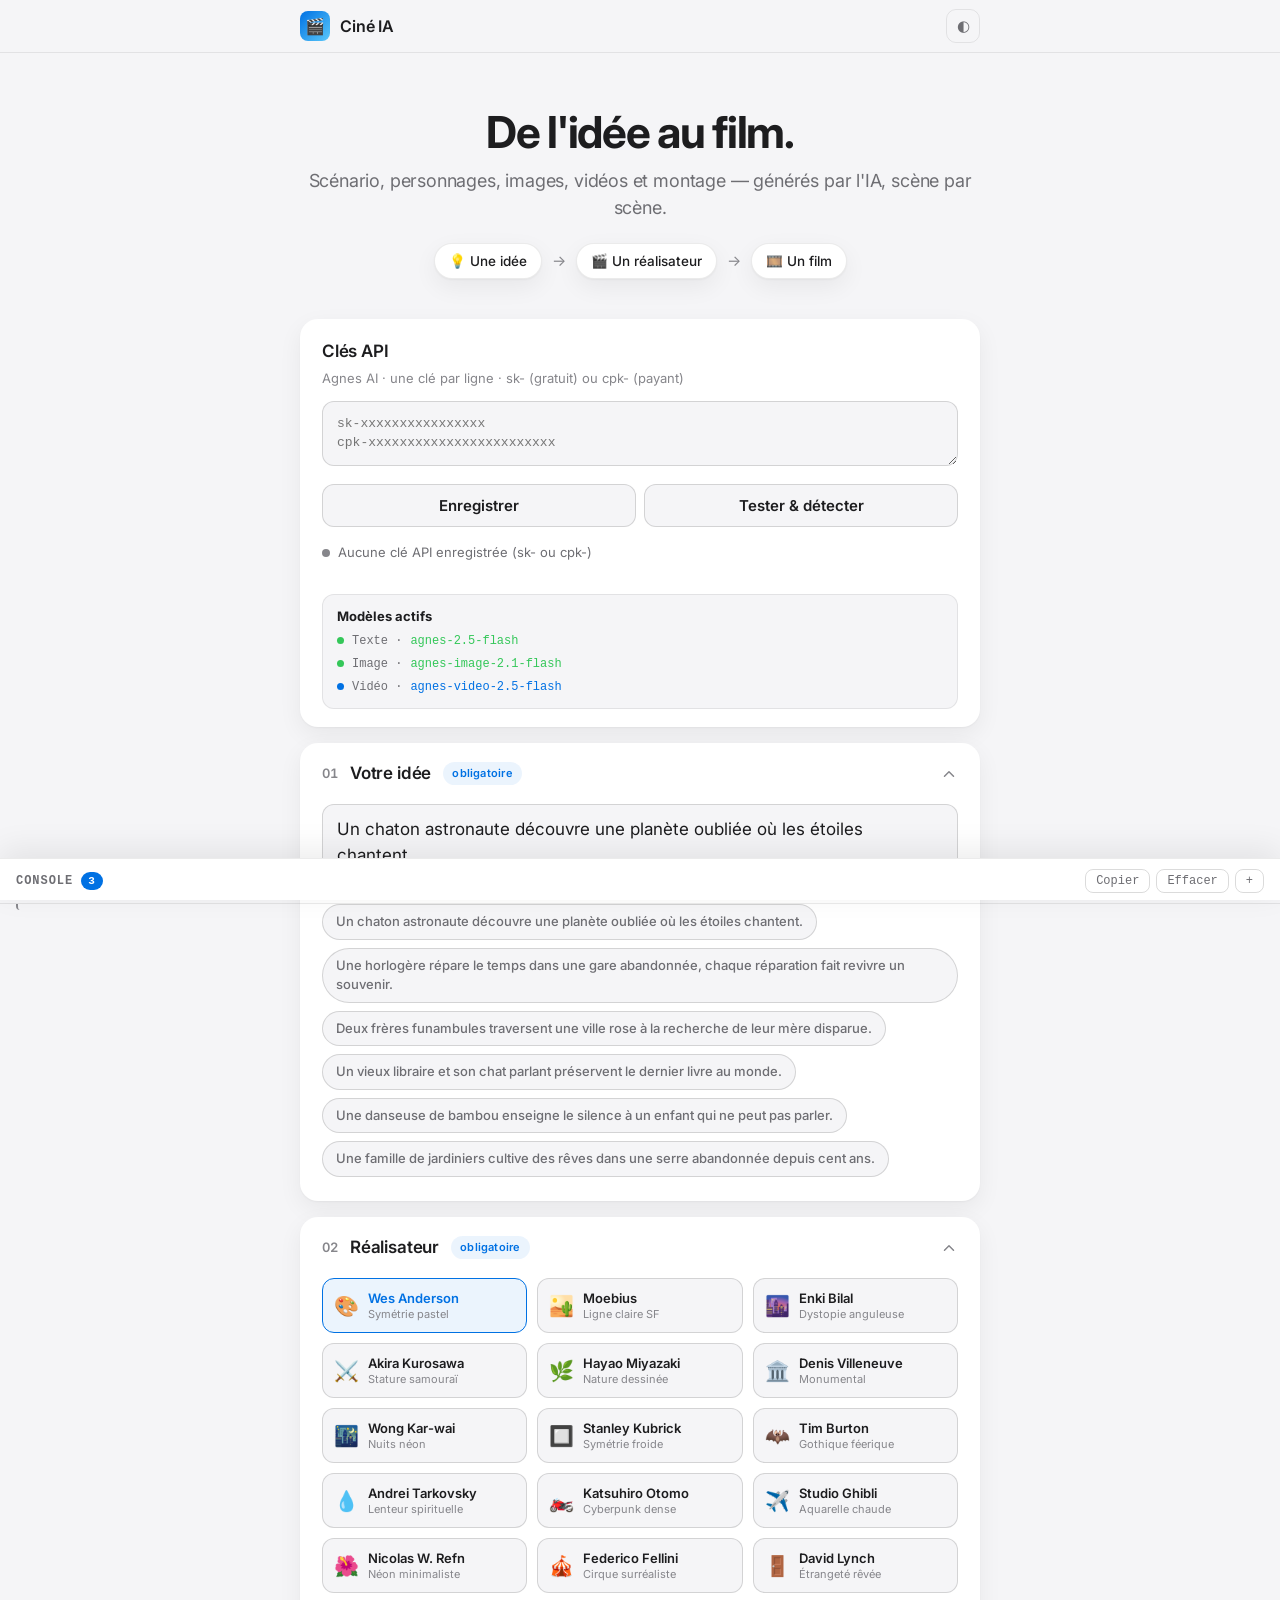
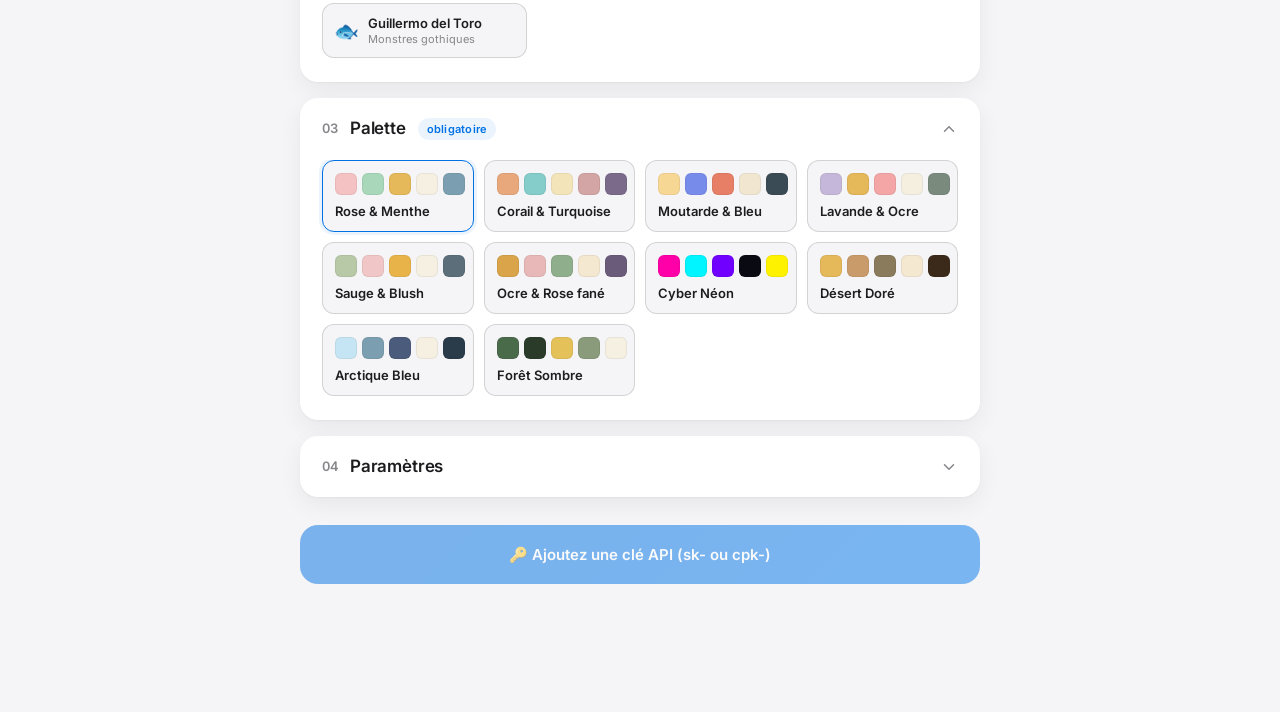
<file: index.html>
<!DOCTYPE html>
<html lang="fr">
<head>
<meta charset="UTF-8">
<meta name="viewport" content="width=device-width, initial-scale=1.0, viewport-fit=cover">
<title>Ciné IA — De l'idée au film</title>
<link rel="preconnect" href="https://fonts.googleapis.com">
<link href="https://fonts.googleapis.com/css2?family=Inter:wght@400;500;600;700&display=swap" rel="stylesheet">
<link rel="stylesheet" href="style.css">
</head>
<body>

<header class="topbar">
  <div class="topbar-inner">
    <div class="brand">
      <div class="brand-mark">🎬</div>
      <span class="brand-name">Ciné IA</span>
    </div>
    <button type="button" class="ghost-btn" id="theme-toggle" aria-label="Basculer le thème">◐</button>
  </div>
</header>

<main>

  <section class="hero">
    <h1>De l'idée au film.</h1>
    <p class="hero-sub">Scénario, personnages, images, vidéos et montage — générés par l'IA, scène par scène.</p>
    <div class="how">
      <span class="how-chip">💡 Une idée</span>
      <span class="how-arrow">→</span>
      <span class="how-chip">🎬 Un réalisateur</span>
      <span class="how-arrow">→</span>
      <span class="how-chip">🎞️ Un film</span>
    </div>
  </section>

  <div class="card" id="api-panel">
    <div class="card-head">
      <h2 class="card-title">Clés API</h2>
      <span class="card-sub">Agnes AI · une clé par ligne · sk- (gratuit) ou cpk- (payant)</span>
    </div>
    <textarea id="api-keys-input" placeholder="sk-xxxxxxxxxxxxxxxx&#10;cpk-xxxxxxxxxxxxxxxxxxxxxxxx" rows="2" spellcheck="false" autocomplete="off"></textarea>
    <div class="btn-row">
      <button type="button" class="btn btn-secondary" id="api-save-btn">Enregistrer</button>
      <button type="button" class="btn btn-secondary" id="api-test-btn">Tester & détecter</button>
    </div>
    <div class="status-line" id="api-status-line">
      <span class="dot"></span><span id="api-status-text">Aucune clé API enregistrée</span>
    </div>
    <div class="keys-list" id="api-keys-status"></div>
    <div class="model-info" id="model-info">
      <strong>Modèles actifs</strong>
      <div class="mi-row"><span class="mi-dot ok"></span> Texte · <span class="ml-ok">agnes-2.5-flash</span></div>
      <div class="mi-row"><span class="mi-dot ok"></span> Image · <span class="ml-ok">agnes-image-2.1-flash</span></div>
      <div class="mi-row"><span class="mi-dot paid"></span> Vidéo · <span class="ml-paid" id="video-model-display">agnes-video-2.5-flash</span> <span id="video-model-badge"></span></div>
    </div>
  </div>

  <section class="card open" id="section-idea">
    <div class="section-header" data-toggle="section-idea">
      <div class="section-title-group">
        <span class="section-num">01</span>
        <h2 class="section-title">Votre idée</h2>
        <span class="badge">obligatoire</span>
      </div>
      <svg class="chevron" viewBox="0 0 24 24" width="18" height="18"><path d="M6 9l6 6 6-6" fill="none" stroke="currentColor" stroke-width="2" stroke-linecap="round" stroke-linejoin="round"/></svg>
    </div>
    <div class="section-body"><div class="section-content">
      <textarea id="idea-input" class="idea-input" placeholder="Ex : Un chaton astronaute découvre une planète oubliée où les étoiles chantent.">Un chaton astronaute découvre une planète oubliée où les étoiles chantent.</textarea>
      <div class="preset-row" id="idea-presets"></div>
    </div></div>
  </section>

  <section class="card open" id="section-director">
    <div class="section-header" data-toggle="section-director">
      <div class="section-title-group">
        <span class="section-num">02</span>
        <h2 class="section-title">Réalisateur</h2>
        <span class="badge">obligatoire</span>
      </div>
      <svg class="chevron" viewBox="0 0 24 24" width="18" height="18"><path d="M6 9l6 6 6-6" fill="none" stroke="currentColor" stroke-width="2" stroke-linecap="round" stroke-linejoin="round"/></svg>
    </div>
    <div class="section-body"><div class="section-content">
      <div class="director-grid" id="director-grid"></div>
    </div></div>
  </section>

  <section class="card open" id="section-palette">
    <div class="section-header" data-toggle="section-palette">
      <div class="section-title-group">
        <span class="section-num">03</span>
        <h2 class="section-title">Palette</h2>
        <span class="badge">obligatoire</span>
      </div>
      <svg class="chevron" viewBox="0 0 24 24" width="18" height="18"><path d="M6 9l6 6 6-6" fill="none" stroke="currentColor" stroke-width="2" stroke-linecap="round" stroke-linejoin="round"/></svg>
    </div>
    <div class="section-body"><div class="section-content">
      <div class="palette-row" id="palette-row"></div>
    </div></div>
  </section>

  <section class="card" id="section-settings">
    <div class="section-header" data-toggle="section-settings">
      <div class="section-title-group">
        <span class="section-num">04</span>
        <h2 class="section-title">Paramètres</h2>
      </div>
      <svg class="chevron" viewBox="0 0 24 24" width="18" height="18"><path d="M6 9l6 6 6-6" fill="none" stroke="currentColor" stroke-width="2" stroke-linecap="round" stroke-linejoin="round"/></svg>
    </div>
    <div class="section-body"><div class="section-content">

      <div class="field">
        <label class="label">Modèle vidéo</label>
        <div class="model-choice" id="model-choice">
          <div class="model-opt" data-model="auto">
            <div class="mo-name">Auto</div>
            <div class="mo-desc">Meilleur modèle selon votre clé</div>
          </div>
          <div class="model-opt selected" data-model="agnes-video-2.5-flash">
            <div class="mo-name">2.5-flash</div>
            <div class="mo-desc">Rapide · gratuit · 720P</div>
          </div>
          <div class="model-opt" data-model="agnes-video-2.5">
            <div class="mo-name">2.5</div>
            <div class="mo-desc">Complet · payant · 2K</div>
          </div>
        </div>
        <div class="hint" id="model-hint">Mode actuel : <strong id="model-hint-name">agnes-video-2.5-flash</strong></div>
      </div>

      <div class="field">
        <label class="label">Nombre de scènes</label>
        <select id="scene-count-select">
          <option value="3">3 scènes — court</option>
          <option value="5" selected>5 scènes — standard</option>
          <option value="8">8 scènes — long</option>
          <option value="10">10 scènes — épique</option>
        </select>
      </div>

      <div class="field">
        <label class="label">Durée par scène</label>
        <select id="duration-select">
          <option value="5">5 secondes</option>
          <option value="6" selected>6 secondes</option>
          <option value="7">7 secondes</option>
          <option value="8">8 secondes</option>
          <option value="10">10 secondes</option>
          <option value="12">12 secondes</option>
        </select>
      </div>

      <div class="field">
        <label class="label">Format d'image</label>
        <select id="ratio-select">
          <option value="9:16" selected>9:16 — Portrait (mobile)</option>
          <option value="16:9">16:9 — Paysage (cinéma)</option>
          <option value="1:1">1:1 — Carré (social)</option>
          <option value="3:4">3:4 — Portrait classique</option>
          <option value="4:3">4:3 — Paysage classique</option>
        </select>
      </div>

      <div class="field">
        <label class="label">Musique de fond</label>
        <select id="music-select">
          <option value="">Sans musique</option>
          <option value="ambiant">Ambiant</option>
          <option value="mysterieux">Mystérieux</option>
          <option value="doux">Doux</option>
        </select>
      </div>

      <div class="switch-row">
        <div>
          <label class="label switch-label">Sous-titres français</label>
          <span class="hint">Incruster les sous-titres dans le film final</span>
        </div>
        <label class="switch">
          <input type="checkbox" id="subtitles-toggle">
          <span class="track"><span class="thumb"></span></span>
        </label>
      </div>

      <div class="field">
        <label class="label">Référence de mouvement (optionnel)</label>
        <input type="file" id="motion-ref-input" accept="video/*">
        <div class="hint">Imite le geste/mouvement de cette vidéo. Nécessite le modèle 2.5 complet.</div>
      </div>

    </div></div>
  </section>

  <div class="generate-zone">
    <button type="button" class="btn btn-primary" id="generate-btn" disabled>▶ Générer le film</button>
    <button type="button" class="btn btn-stop" id="stop-btn">Arrêter la génération</button>
  </div>

  <section class="card hidden" id="section-script">
    <div class="section-header" data-toggle="section-script">
      <div class="section-title-group">
        <span class="section-num">05</span>
        <h2 class="section-title">Scénario</h2>
        <span class="count-pill" id="script-badge">—</span>
      </div>
      <svg class="chevron" viewBox="0 0 24 24" width="18" height="18"><path d="M6 9l6 6 6-6" fill="none" stroke="currentColor" stroke-width="2" stroke-linecap="round" stroke-linejoin="round"/></svg>
    </div>
    <div class="section-body"><div class="section-content">
      <div class="script-view" id="script-view">Le scénario apparaîtra ici…</div>
    </div></div>
  </section>

  <section class="card hidden" id="section-characters">
    <div class="section-header" data-toggle="section-characters">
      <div class="section-title-group">
        <span class="section-num">06</span>
        <h2 class="section-title">Personnages</h2>
        <span class="count-pill" id="characters-badge">0</span>
      </div>
      <svg class="chevron" viewBox="0 0 24 24" width="18" height="18"><path d="M6 9l6 6 6-6" fill="none" stroke="currentColor" stroke-width="2" stroke-linecap="round" stroke-linejoin="round"/></svg>
    </div>
    <div class="section-body"><div class="section-content">
      <div class="characters-grid" id="characters-grid"></div>
    </div></div>
  </section>

  <section class="card hidden" id="section-videos">
    <div class="section-header" data-toggle="section-videos">
      <div class="section-title-group">
        <span class="section-num">07</span>
        <h2 class="section-title">Scènes vidéo</h2>
        <span class="count-pill" id="videos-count">0</span>
      </div>
      <svg class="chevron" viewBox="0 0 24 24" width="18" height="18"><path d="M6 9l6 6 6-6" fill="none" stroke="currentColor" stroke-width="2" stroke-linecap="round" stroke-linejoin="round"/></svg>
    </div>
    <div class="section-body"><div class="section-content">
      <div class="videos-grid" id="videos-grid"></div>
    </div></div>
  </section>

  <section class="card hidden" id="section-final">
    <div class="section-header" data-toggle="section-final">
      <div class="section-title-group">
        <span class="section-num">08</span>
        <h2 class="section-title">Film final</h2>
        <span class="count-pill" id="final-badge">—</span>
      </div>
      <svg class="chevron" viewBox="0 0 24 24" width="18" height="18"><path d="M6 9l6 6 6-6" fill="none" stroke="currentColor" stroke-width="2" stroke-linecap="round" stroke-linejoin="round"/></svg>
    </div>
    <div class="section-body"><div class="section-content">
      <div class="final-film-body" id="final-film-body"></div>
    </div></div>
  </section>

  <section class="card hidden" id="section-player">
    <div class="section-header" data-toggle="section-player">
      <div class="section-title-group">
        <span class="section-num">09</span>
        <h2 class="section-title">Player</h2>
        <span class="count-pill" id="player-badge">0</span>
      </div>
      <svg class="chevron" viewBox="0 0 24 24" width="18" height="18"><path d="M6 9l6 6 6-6" fill="none" stroke="currentColor" stroke-width="2" stroke-linecap="round" stroke-linejoin="round"/></svg>
    </div>
    <div class="section-body"><div class="section-content">
      <div class="player-controls">
        <div class="player-row">
          <button type="button" class="btn btn-secondary" id="play-film-btn" disabled>▶ Lire le film</button>
          <button type="button" class="btn btn-secondary" id="replay-btn" disabled>↻ Rejouer</button>
        </div>
        <div class="switch-row">
          <div>
            <label class="label switch-label">Narration vocale</label>
            <span class="hint">Voix française (navigateur)</span>
          </div>
          <label class="switch">
            <input type="checkbox" id="voice-toggle" checked>
            <span class="track"><span class="thumb"></span></span>
          </label>
        </div>
      </div>
    </div></div>
  </section>

</main>

<div class="status-bar" id="status-bar"><div class="spinner"></div><span id="status-text"></span></div>
<div class="toast" id="toast"><span id="toast-icon">✓</span><span id="toast-text">Message</span></div>

<div class="debug-panel collapsed" id="debug-panel">
  <div class="debug-header" id="debug-header">
    <div class="debug-title">Console <span class="debug-badge" id="debug-count">0</span></div>
    <div class="debug-actions">
      <button type="button" id="debug-copy-btn">Copier</button>
      <button type="button" id="debug-clear-btn">Effacer</button>
      <button type="button" id="debug-collapse-btn">+</button>
    </div>
  </div>
  <div class="debug-body" id="debug-body"></div>
</div>

<div class="player-overlay" id="player-overlay">
  <canvas id="player-canvas"></canvas>
  <div class="player-hint" id="player-hint-overlay">Échap ou clic pour quitter</div>
</div>

<script src="app.js"></script>
<script>
document.getElementById('theme-toggle').addEventListener('click', () => {
  const d = document.documentElement;
  d.dataset.theme = d.dataset.theme === 'dark' ? 'light' : 'dark';
});
</script>
</body>
</html>
</file>
<file: style.css>
/* ══ Ciné IA — thème light "Apple" ═══════════════════════════
   Design system + micro-interactions Bencho traduits en CSS vanilla.
   Toutes les classes dynamiques d'app.js sont conservées. */

:root {
  --bg: #f5f5f7;
  --card: #ffffff;
  --ink: #1d1d1f;
  --ink-2: #6e6e73;
  --ink-3: #86868b;
  --border: rgba(0,0,0,0.08);
  --border-strong: rgba(0,0,0,0.14);
  --accent: #0071e3;
  --accent-soft: rgba(0,113,227,0.08);
  --ok: #34c759;
  --err: #ff3b30;
  --warn: #ff9500;
  --fill-slab: #ffffff;
  --fill-on: #1d1d1f;
  --dim: #86868b;
  --shadow-card: 0 1px 2px rgba(0,0,0,0.04), 0 8px 24px rgba(0,0,0,0.06);
  --shadow-hover: 0 2px 4px rgba(0,0,0,0.05), 0 16px 40px rgba(0,0,0,0.10);
  --r: 18px;
  --r-sm: 12px;
  --ease: cubic-bezier(0.22, 1, 0.36, 1);
  --spring: cubic-bezier(0.34, 1.45, 0.64, 1);
  --font: -apple-system, BlinkMacSystemFont, "SF Pro Text", "Inter", "Helvetica Neue", Arial, sans-serif;
  --mono: ui-monospace, "SF Mono", Menlo, monospace;
}

[data-theme="dark"] {
  --bg: #000000;
  --card: #1c1c1e;
  --ink: #f5f5f7;
  --ink-2: #a1a1a6;
  --ink-3: #8e8e93;
  --border: rgba(255,255,255,0.10);
  --border-strong: rgba(255,255,255,0.18);
  --accent: #0a84ff;
  --accent-soft: rgba(10,132,255,0.16);
  --fill-slab: #1c1c1e;
  --fill-on: #f5f5f7;
  --dim: #8e8e93;
  --shadow-card: 0 1px 2px rgba(0,0,0,0.4), 0 8px 24px rgba(0,0,0,0.5);
  --shadow-hover: 0 2px 4px rgba(0,0,0,0.5), 0 16px 40px rgba(0,0,0,0.6);
}

* { box-sizing: border-box; margin: 0; padding: 0; -webkit-tap-highlight-color: transparent; }
body {
  font-family: var(--font);
  background: var(--bg);
  color: var(--ink);
  font-size: 16px;
  line-height: 1.5;
  -webkit-font-smoothing: antialiased;
  transition: background 0.3s var(--ease), color 0.3s var(--ease);
}

/* ══ Top bar ══ */
.topbar {
  position: sticky; top: 0; z-index: 100;
  background: var(--bg);
  border-bottom: 1px solid var(--border);
}
.topbar-inner {
  max-width: 720px; margin: 0 auto; padding: 0 20px;
  height: 52px; display: flex; align-items: center; justify-content: space-between;
}
.brand { display: flex; align-items: center; gap: 10px; }
.brand-mark {
  width: 30px; height: 30px; border-radius: 8px;
  display: grid; place-items: center; font-size: 16px;
  background: linear-gradient(135deg, #0071e3, #5ac8fa);
}
.brand-name { font-weight: 600; font-size: 16px; letter-spacing: -0.01em; }
.ghost-btn {
  border: 1px solid var(--border); background: transparent; color: var(--ink-2);
  width: 34px; height: 34px; border-radius: 10px; cursor: pointer; font-size: 15px;
  transition: transform 0.15s var(--ease), background 0.15s;
}
.ghost-btn:hover { background: var(--accent-soft); color: var(--ink); }
.ghost-btn:active { transform: scale(0.94); }

main { max-width: 720px; margin: 0 auto; padding: 0 20px calc(96px + env(safe-area-inset-bottom, 0px)); }

/* ══ Hero ══ */
.hero { text-align: center; padding: 56px 0 40px; }
.hero h1 { font-size: 44px; font-weight: 700; letter-spacing: -0.03em; line-height: 1.05; }
.hero-sub { margin-top: 12px; font-size: 18px; color: var(--ink-2); letter-spacing: -0.01em; }
.how { margin-top: 22px; display: flex; align-items: center; justify-content: center; gap: 10px; flex-wrap: wrap; }
.how-chip {
  padding: 7px 14px; border-radius: 999px; font-size: 13.5px; font-weight: 500;
  background: var(--card); border: 1px solid var(--border); color: var(--ink);
  box-shadow: var(--shadow-card);
}
.how-arrow { color: var(--ink-3); font-size: 15px; }

/* ══ Cards ══ */
.card {
  background: var(--card); border-radius: var(--r);
  box-shadow: var(--shadow-card);
  margin-bottom: 16px; overflow: hidden;
  transition: box-shadow 0.3s var(--ease), background 0.3s var(--ease);
}
.card-head { padding: 20px 22px 8px; }
.card-title { font-size: 17px; font-weight: 600; letter-spacing: -0.01em; }
.card-sub { font-size: 13px; color: var(--ink-3); }

/* ══ Section header (accordéon) ══ */
.section-header {
  padding: 18px 22px; cursor: pointer; user-select: none;
  display: flex; align-items: center; justify-content: space-between; gap: 12px;
}
.section-title-group { display: flex; align-items: center; gap: 12px; flex-wrap: wrap; }
.section-num { font-size: 13px; font-weight: 600; color: var(--ink-3); font-variant-numeric: tabular-nums; }
.section-title { font-size: 17px; font-weight: 600; letter-spacing: -0.01em; }
.badge {
  font-size: 11px; font-weight: 600; padding: 3px 9px; border-radius: 999px;
  background: var(--accent-soft); color: var(--accent); letter-spacing: 0.02em;
}
.count-pill {
  font-size: 12px; font-weight: 600; min-width: 22px; height: 22px; padding: 0 7px;
  border-radius: 999px; display: inline-grid; place-items: center;
  background: var(--fill-on); color: var(--fill-slab); font-variant-numeric: tabular-nums;
}
.chevron { color: var(--ink-3); transition: transform 0.35s var(--ease); flex-shrink: 0; }
.card.open .chevron { transform: rotate(180deg); }

/* ouverture douce : grid rows, pas de max-height arbitraire */
.section-body { display: grid; grid-template-rows: 0fr; transition: grid-template-rows 0.45s var(--ease); }
.card.open .section-body { grid-template-rows: 1fr; }
.section-content { overflow: hidden; padding: 0 22px; }
.card.open .section-content { padding-bottom: 24px; }

/* ══ Form fields ══ */
textarea, select, input[type="text"], input[type="file"] {
  width: 100%; padding: 12px 14px; border-radius: var(--r-sm);
  border: 1px solid var(--border-strong); background: var(--bg);
  color: var(--ink); font-family: inherit; font-size: 15px;
  transition: border-color 0.2s var(--ease), box-shadow 0.2s var(--ease);
}
textarea { resize: vertical; min-height: 60px; line-height: 1.5; }
textarea:focus, select:focus, input:focus {
  outline: none; border-color: var(--accent); box-shadow: 0 0 0 4px var(--accent-soft);
}
select { appearance: none; -webkit-appearance: none; cursor: pointer;
  background-image: url("data:image/svg+xml;utf8,<svg xmlns='http://www.w3.org/2000/svg' width='12' height='8' viewBox='0 0 12 8'><path d='M1 1l5 5 5-5' fill='none' stroke='%2386868b' stroke-width='1.5' stroke-linecap='round' stroke-linejoin='round'/></svg>");
  background-repeat: no-repeat; background-position: right 14px center; padding-right: 40px;
}
select option { background: var(--card); color: var(--ink); }
.idea-input { font-size: 17px; min-height: 84px; }
#api-keys-input { font-family: var(--mono); font-size: 13px; margin: 4px 22px 12px; width: calc(100% - 44px); }

.btn-row { display: flex; gap: 8px; padding: 0 22px 12px; }
.btn {
  border: none; border-radius: var(--r-sm); cursor: pointer; font-family: inherit;
  font-weight: 600; font-size: 15px; padding: 11px 18px;
  transition: transform 0.15s var(--ease), background 0.2s var(--ease), box-shadow 0.2s var(--ease), opacity 0.2s;
}
.btn:active { transform: scale(0.97); }
.btn:disabled { opacity: 0.4; cursor: not-allowed; }
.btn-secondary { background: var(--bg); color: var(--ink); border: 1px solid var(--border-strong); flex: 1; }
.btn-secondary:hover:not(:disabled) { background: var(--accent-soft); }

/* ══ Status line ══ */
.status-line {
  margin: 4px 22px 18px; display: flex; align-items: center; gap: 8px;
  font-size: 13px; color: var(--ink-2);
}
.dot { width: 8px; height: 8px; border-radius: 50%; background: var(--ink-3); flex-shrink: 0; }
.status-line.ok .dot { background: var(--ok); box-shadow: 0 0 0 3px rgba(52,199,89,0.2); }
.status-line.ok { color: var(--ok); }
.status-line.paid .dot { background: var(--accent); box-shadow: 0 0 0 3px var(--accent-soft); }
.status-line.paid { color: var(--accent); }

/* ══ Keys list (app.js) ══ */
.keys-list { margin: 0 22px 14px; display: flex; flex-direction: column; gap: 6px; }
.key-row {
  display: flex; justify-content: space-between; align-items: center; gap: 8px;
  padding: 8px 12px; border-radius: var(--r-sm); background: var(--bg);
  border: 1px solid var(--border); font-family: var(--mono); font-size: 12px;
}
.key-id { color: var(--ink-2); font-weight: 500; }
.key-state {
  font-size: 11px; font-weight: 600; padding: 2px 8px; border-radius: 999px;
  background: rgba(52,199,89,0.12); color: var(--ok); letter-spacing: 0.02em;
}
.key-state.cool { background: rgba(255,149,0,0.12); color: var(--warn); }
.key-state.dead { background: rgba(255,59,48,0.12); color: var(--err); }
.key-state.paid { background: var(--accent-soft); color: var(--accent); }

/* ══ Model info ══ */
.model-info {
  margin: 4px 22px 18px; padding: 12px 14px; border-radius: var(--r-sm);
  background: var(--bg); border: 1px solid var(--border);
  font-size: 13px; color: var(--ink-2); display: flex; flex-direction: column; gap: 5px;
}
.model-info strong { color: var(--ink); font-size: 13px; }
.mi-row { display: flex; align-items: center; gap: 8px; font-family: var(--mono); font-size: 12px; }
.mi-dot { width: 7px; height: 7px; border-radius: 50%; background: var(--ink-3); flex-shrink: 0; }
.mi-dot.ok { background: var(--ok); }
.mi-dot.paid { background: var(--accent); }
.ml-ok { color: var(--ok); }
.ml-paid { color: var(--accent); }

/* ══ Chips / presets ══ */
.preset-row { display: flex; flex-wrap: wrap; gap: 8px; margin-top: 10px; }
.preset-chip {
  padding: 7px 13px; border-radius: 999px; font-size: 13px; font-weight: 500;
  background: var(--bg); border: 1px solid var(--border-strong); color: var(--ink-2);
  cursor: pointer; transition: all 0.2s var(--ease);
}
.preset-chip:hover { border-color: var(--accent); color: var(--accent); }

/* ══ Field ══ */
.field { margin-bottom: 20px; }
.label { display: block; font-size: 13px; font-weight: 600; color: var(--ink-2); margin-bottom: 8px; }
.switch-label { margin-bottom: 0; }
.hint { font-size: 12.5px; color: var(--ink-3); margin-top: 6px; }
.hint strong { color: var(--ink-2); }

/* ══ Model choice ══ */
.model-choice { display: grid; grid-template-columns: repeat(3, 1fr); gap: 8px; }
.model-opt {
  padding: 14px 12px; border-radius: var(--r-sm); text-align: center; cursor: pointer;
  background: var(--bg); border: 1px solid var(--border-strong);
  transition: all 0.2s var(--ease);
}
.model-opt:hover { border-color: var(--ink-3); }
.model-opt.selected { background: var(--accent-soft); border-color: var(--accent); }
.mo-name { font-size: 15px; font-weight: 600; color: var(--ink); }
.mo-desc { font-size: 12px; color: var(--ink-3); margin-top: 3px; }
.model-opt.selected .mo-name { color: var(--accent); }
.model-opt.selected .mo-desc { color: var(--ink-2); }

/* ══ Réalisateurs (app.js) ══ */
.director-grid { display: grid; grid-template-columns: repeat(auto-fill, minmax(165px, 1fr)); gap: 10px; }
.director-card {
  padding: 11px; border-radius: var(--r-sm); cursor: pointer;
  background: var(--bg); border: 1px solid var(--border-strong);
  display: flex; align-items: center; gap: 9px;
  transition: transform 0.2s var(--ease), border-color 0.2s var(--ease), box-shadow 0.2s var(--ease);
}
.director-card:hover { transform: translateY(-2px); box-shadow: var(--shadow-hover); border-color: var(--ink-3); }
.director-card.selected { background: var(--accent-soft); border-color: var(--accent); }
.dc-emoji { font-size: 20px; flex-shrink: 0; }
.dc-info { min-width: 0; flex: 1; }
.dc-nm { font-size: 13px; font-weight: 600; line-height: 1.25; }
.dc-ds { font-size: 11px; color: var(--ink-3); margin-top: 1px; line-height: 1.25; }
.director-card.selected .dc-nm { color: var(--accent); }

/* ══ Palettes (app.js) ══ */
.palette-row { display: grid; grid-template-columns: repeat(auto-fill, minmax(150px, 1fr)); gap: 10px; }
.palette-btn {
  padding: 12px; border-radius: var(--r-sm); cursor: pointer; text-align: left;
  background: var(--bg); border: 1px solid var(--border-strong);
  font-family: inherit;
  display: flex; flex-direction: column; gap: 8px;
  transition: transform 0.2s var(--ease), border-color 0.2s var(--ease), box-shadow 0.2s var(--ease);
}
.palette-btn:hover { transform: translateY(-2px); box-shadow: var(--shadow-hover); }
.palette-btn.active { border-color: var(--accent); box-shadow: 0 0 0 3px var(--accent-soft); }
.palette-swatches { display: flex; gap: 5px; }
.palette-swatches i {
  width: 22px; height: 22px; border-radius: 6px; flex-shrink: 0;
  border: 1px solid rgba(0,0,0,0.06); display: block;
}
.palette-name { font-size: 13px; font-weight: 600; color: var(--ink); }

/* ══ Switch iOS ══ */
.switch-row { display: flex; align-items: center; justify-content: space-between; gap: 16px; }
.switch { position: relative; display: inline-block; flex-shrink: 0; cursor: pointer; }
.switch input { position: absolute; opacity: 0; width: 0; height: 0; }
.track {
  display: block; width: 50px; height: 30px; border-radius: 999px;
  background: var(--border-strong); transition: background 0.25s var(--ease); position: relative;
}
.thumb {
  position: absolute; top: 2px; left: 2px; width: 26px; height: 26px; border-radius: 50%;
  background: #fff; box-shadow: 0 2px 6px rgba(0,0,0,0.2);
  transition: transform 0.3s var(--spring);
}
.switch input:checked + .track { background: var(--accent); }
.switch input:checked + .track .thumb { transform: translateX(20px); }

/* ══ Bouton Générer ══ */
.generate-zone { margin: 28px 0 32px; }
.btn-primary {
  width: 100%; padding: 20px; border-radius: var(--r);
  background: linear-gradient(135deg, #0071e3, #0077ed);
  color: #fff; display: flex; flex-direction: column; align-items: center; gap: 4px;
  box-shadow: 0 4px 16px rgba(0,113,227,0.35);
  transition: transform 0.2s var(--spring), box-shadow 0.3s var(--ease);
}
.btn-primary:hover:not(:disabled) { box-shadow: 0 8px 28px rgba(0,113,227,0.45); transform: translateY(-1px); }
.btn-primary:active:not(:disabled) { transform: scale(0.98); }
.btn-primary:disabled { opacity: 0.5; box-shadow: none; }
.btn-primary span[style] { font-size: 12px; opacity: 0.85; font-weight: 500; }

/* ══ Stop ══ */
.btn-stop {
  width: 100%; margin-top: 10px; padding: 13px; border-radius: var(--r-sm);
  background: transparent; color: var(--err); border: 1px solid rgba(255,59,48,0.4);
  font-weight: 600; font-size: 15px; cursor: pointer; display: none;
  transition: all 0.2s var(--ease);
}
.btn-stop.visible { display: block; }
.btn-stop:hover { background: rgba(255,59,48,0.08); }

/* ══ Script (app.js) ══ */
.script-view {
  background: var(--bg); border: 1px solid var(--border); border-radius: var(--r-sm);
  padding: 18px; font-size: 15px; line-height: 1.7; color: var(--ink);
  max-height: 520px; overflow-y: auto;
}
.script-title { font-size: 19px; font-weight: 700; letter-spacing: -0.01em; margin-bottom: 4px; }
.script-logline { font-style: italic; color: var(--ink-2); margin-bottom: 14px; font-size: 14px; }
.script-meta {
  font-size: 12px; color: var(--ink-3); font-family: var(--mono); margin-bottom: 14px;
  padding-bottom: 12px; border-bottom: 1px solid var(--border);
}
.script-scene { margin-bottom: 16px; padding-left: 14px; border-left: 2px solid var(--border); }
.script-scene .sc-head { font-size: 12px; color: var(--accent); font-weight: 600; text-transform: uppercase; letter-spacing: 0.1em; margin-bottom: 6px; }
.script-scene .sc-line { margin-bottom: 3px; font-size: 14px; }
.script-scene .sc-label { display: inline-block; min-width: 72px; color: var(--ink-3); font-size: 11px; text-transform: uppercase; letter-spacing: 0.08em; }
.script-scene .sc-dialogue { color: var(--ink-2); font-style: italic; }
.script-scene .sc-character { color: var(--ink); }
.script-scene .sc-shots {
  margin-top: 6px; padding: 10px 12px; background: var(--card); border-radius: 8px;
  font-size: 13px; color: var(--ink-2); font-family: var(--mono); border: 1px solid var(--border);
}

/* ══ Personnages (app.js) ══ */
.characters-grid { display: grid; grid-template-columns: repeat(auto-fill, minmax(150px, 1fr)); gap: 14px; }
.character-card {
  background: var(--bg); border-radius: var(--r-sm); overflow: hidden;
  border: 1px solid var(--border);
  transition: transform 0.25s var(--ease), box-shadow 0.25s var(--ease), border-color 0.25s;
}
.character-card:hover { transform: translateY(-3px); box-shadow: var(--shadow-hover); }
.character-card.done { border-color: rgba(52,199,89,0.4); }
.character-card.error { border-color: rgba(255,59,48,0.4); }
.character-card img { width: 100%; aspect-ratio: 1/1; object-fit: cover; display: block; background: #000; }
.character-card .ch-label {
  padding: 10px 12px; font-size: 13px; font-weight: 600; text-align: center;
  border-top: 1px solid var(--border); overflow: hidden; text-overflow: ellipsis; white-space: nowrap;
}
.character-card .ch-placeholder {
  width: 100%; aspect-ratio: 1/1; background: var(--bg); display: flex;
  align-items: center; justify-content: center; gap: 8px; flex-direction: column;
  color: var(--ink-3); font-size: 12px; font-family: var(--mono);
}

/* ══ Scènes vidéo (app.js) ══ */
.videos-grid { display: grid; grid-template-columns: repeat(auto-fill, minmax(260px, 1fr)); gap: 14px; }
.scene-card {
  background: var(--bg); border-radius: var(--r-sm); overflow: hidden;
  border: 1px solid var(--border); display: flex; flex-direction: column;
  transition: border-color 0.3s;
}
.scene-card.generating { border-color: var(--accent); }
.scene-card.done { border-color: rgba(52,199,89,0.4); }
.scene-card.error { border-color: rgba(255,59,48,0.4); }
.scene-card-header {
  padding: 10px 14px; font-size: 12px; font-family: var(--mono); color: var(--ink-2);
  display: flex; justify-content: space-between; align-items: center;
  border-bottom: 1px solid var(--border); gap: 8px;
}
.scene-card-title { overflow: hidden; text-overflow: ellipsis; white-space: nowrap; flex: 1; }
.scene-card-body { padding: 12px; }
.scene-card-body video { width: 100%; border-radius: 8px; background: #000; display: block; }
.scene-placeholder {
  width: 100%; aspect-ratio: 16/9; border-radius: 8px; background: var(--card);
  display: flex; align-items: center; justify-content: center; gap: 8px; flex-direction: column;
  color: var(--ink-3); font-size: 12px; font-family: var(--mono); text-align: center; padding: 12px;
}
.scene-download {
  display: block; margin-top: 10px; font-size: 13px; font-weight: 600; color: var(--accent);
  text-decoration: none; text-align: center; padding: 9px; border: 1px solid var(--border-strong);
  border-radius: var(--r-sm); transition: all 0.2s var(--ease);
}
.scene-download:hover { background: var(--accent-soft); border-color: var(--accent); }
.scene-regen {
  display: block; width: 100%; margin-top: 8px; padding: 9px; border-radius: var(--r-sm);
  border: 1px solid var(--border-strong); background: transparent; color: var(--ink-2);
  font-size: 13px; font-weight: 500; cursor: pointer; font-family: inherit;
  transition: all 0.2s var(--ease);
}
.scene-regen:hover { border-color: var(--accent); color: var(--accent); }

/* ══ Spinner ══ */
.spinner, .spinner-mini {
  width: 16px; height: 16px; border: 2px solid var(--border-strong);
  border-top-color: var(--accent); border-radius: 50%;
  animation: spin 0.8s linear infinite; flex-shrink: 0;
}
.spinner-mini { width: 14px; height: 14px; }
@keyframes spin { to { transform: rotate(360deg); } }

/* ══ Film final ══ */
.final-film-body video { width: 100%; border-radius: var(--r-sm); background: #000; display: block; }
.final-film-body .scene-placeholder { color: var(--ink-3); font-size: 14px; text-align: center; padding: 24px 0; }

/* ══ Player controls ══ */
.player-controls {
  background: var(--bg); border: 1px solid var(--border); border-radius: var(--r-sm); padding: 16px;
}
.player-row { display: flex; gap: 8px; flex-wrap: wrap; margin-bottom: 16px; }
.player-row .btn { flex: 1; min-width: 140px; }

/* ══ Status bar (app.js) ══ */
.status-bar {
  position: fixed; bottom: 56px; left: 50%; z-index: 150;
  transform: translateX(-50%) translateY(16px);
  background: var(--card); border: 1px solid var(--border);
  color: var(--ink); padding: 11px 18px; font-size: 13px; font-weight: 500;
  display: flex; align-items: center; gap: 9px;
  border-radius: 999px; box-shadow: var(--shadow-hover); font-family: var(--mono);
  transition: transform 0.4s var(--spring), opacity 0.3s var(--ease);
  opacity: 0; pointer-events: none;
  max-width: calc(100vw - 40px);
}
.status-bar.visible { transform: translateX(-50%) translateY(0); opacity: 1; }

/* ══ Toast (app.js) ══ */
.toast {
  position: fixed; top: 64px; left: 50%; z-index: 1000;
  transform: translateX(-50%) translateY(-16px);
  background: var(--card); color: var(--ink); border: 1px solid var(--border);
  padding: 12px 18px; border-radius: 999px; font-size: 14px; font-weight: 500;
  display: flex; align-items: center; gap: 9px;
  box-shadow: var(--shadow-hover); opacity: 0; pointer-events: none;
  transition: transform 0.4s var(--spring), opacity 0.3s var(--ease);
  max-width: calc(100vw - 40px);
}
.toast.visible { transform: translateX(-50%) translateY(0); opacity: 1; }
.toast.success #toast-icon { color: var(--ok); }
.toast.error #toast-icon { color: var(--err); }
.toast.warn #toast-icon { color: var(--warn); }

/* ══ Debug panel (app.js) ══ */
.debug-panel {
  position: fixed; bottom: 0; left: 0; right: 0; z-index: 200;
  height: 220px; background: var(--card); border-top: 1px solid var(--border);
  display: flex; flex-direction: column; font-family: var(--mono);
  box-shadow: 0 -8px 32px rgba(0,0,0,0.08);
  transition: height 0.3s var(--ease);
  padding-bottom: env(safe-area-inset-bottom, 0px);
}
.debug-panel.collapsed { height: 42px; }
.debug-header {
  display: flex; justify-content: space-between; align-items: center;
  padding: 10px 16px; border-bottom: 1px solid var(--border); flex-shrink: 0; user-select: none;
}
.debug-title { font-size: 12px; color: var(--ink-2); letter-spacing: 0.08em; text-transform: uppercase; font-weight: 600; display: flex; align-items: center; gap: 8px; }
.debug-badge {
  font-size: 11px; padding: 1px 7px; background: var(--accent); color: #fff; border-radius: 999px; font-weight: 700;
}
.debug-actions { display: flex; gap: 6px; }
.debug-actions button {
  background: transparent; border: 1px solid var(--border-strong); color: var(--ink-2);
  font-size: 12px; padding: 4px 10px; border-radius: 8px; cursor: pointer; font-family: inherit;
  transition: all 0.15s var(--ease);
}
.debug-actions button:hover { color: var(--accent); border-color: var(--accent); }
.debug-body { flex: 1; overflow-y: auto; padding: 10px 16px 16px; font-size: 12px; line-height: 1.5; color: var(--ink-2); }
.debug-entry { margin-bottom: 4px; padding: 4px 8px; border-left: 2px solid transparent; border-radius: 4px; word-break: break-word; }
.debug-entry.info { border-left-color: var(--ink-3); }
.debug-entry.success { border-left-color: var(--ok); background: rgba(52,199,89,0.05); }
.debug-entry.warn { border-left-color: var(--warn); background: rgba(255,149,0,0.05); }
.debug-entry.error { border-left-color: var(--err); background: rgba(255,59,48,0.06); color: var(--err); }
.debug-entry.api { border-left-color: var(--accent); }
.debug-entry.response { border-left-color: var(--accent); }
.debug-time { color: var(--ink-3); margin-right: 6px; font-size: 11px; }
.debug-cat { color: var(--accent); font-weight: 600; margin-right: 6px; font-size: 11px; }
.debug-msg { color: var(--ink-2); }
.debug-data {
  margin-top: 4px; padding: 8px 10px; background: var(--bg); border: 1px solid var(--border);
  border-radius: 8px; font-size: 11px; color: var(--ink-2); max-height: 160px; overflow: auto;
  white-space: pre-wrap; word-break: break-all; line-height: 1.4;
}

/* ══ Player overlay (app.js) ══ */
.player-overlay {
  position: fixed; inset: 0; background: #000; z-index: 2000;
  display: none; align-items: center; justify-content: center; cursor: pointer;
}
.player-overlay.visible { display: flex; }
#player-canvas { display: block; max-width: 100vw; max-height: 100vh; background: #000; }
.player-hint {
  position: absolute; bottom: 24px; left: 50%; transform: translateX(-50%);
  color: rgba(255,255,255,0.6); font-size: 12px; font-family: var(--mono);
  letter-spacing: 0.12em; text-transform: uppercase; pointer-events: none;
  background: rgba(0,0,0,0.5); padding: 6px 14px; border-radius: 999px;
  transition: opacity 0.5s;
}
.player-hint.hidden { opacity: 0; }

.hidden { display: none !important; }

/* ══ Responsive ══ */
@media (max-width: 520px) {
  .hero h1 { font-size: 34px; }
  .model-choice { grid-template-columns: 1fr; }
  .director-grid, .palette-row, .characters-grid { grid-template-columns: repeat(2, 1fr); }
  .videos-grid { grid-template-columns: 1fr; }
}
</file>
